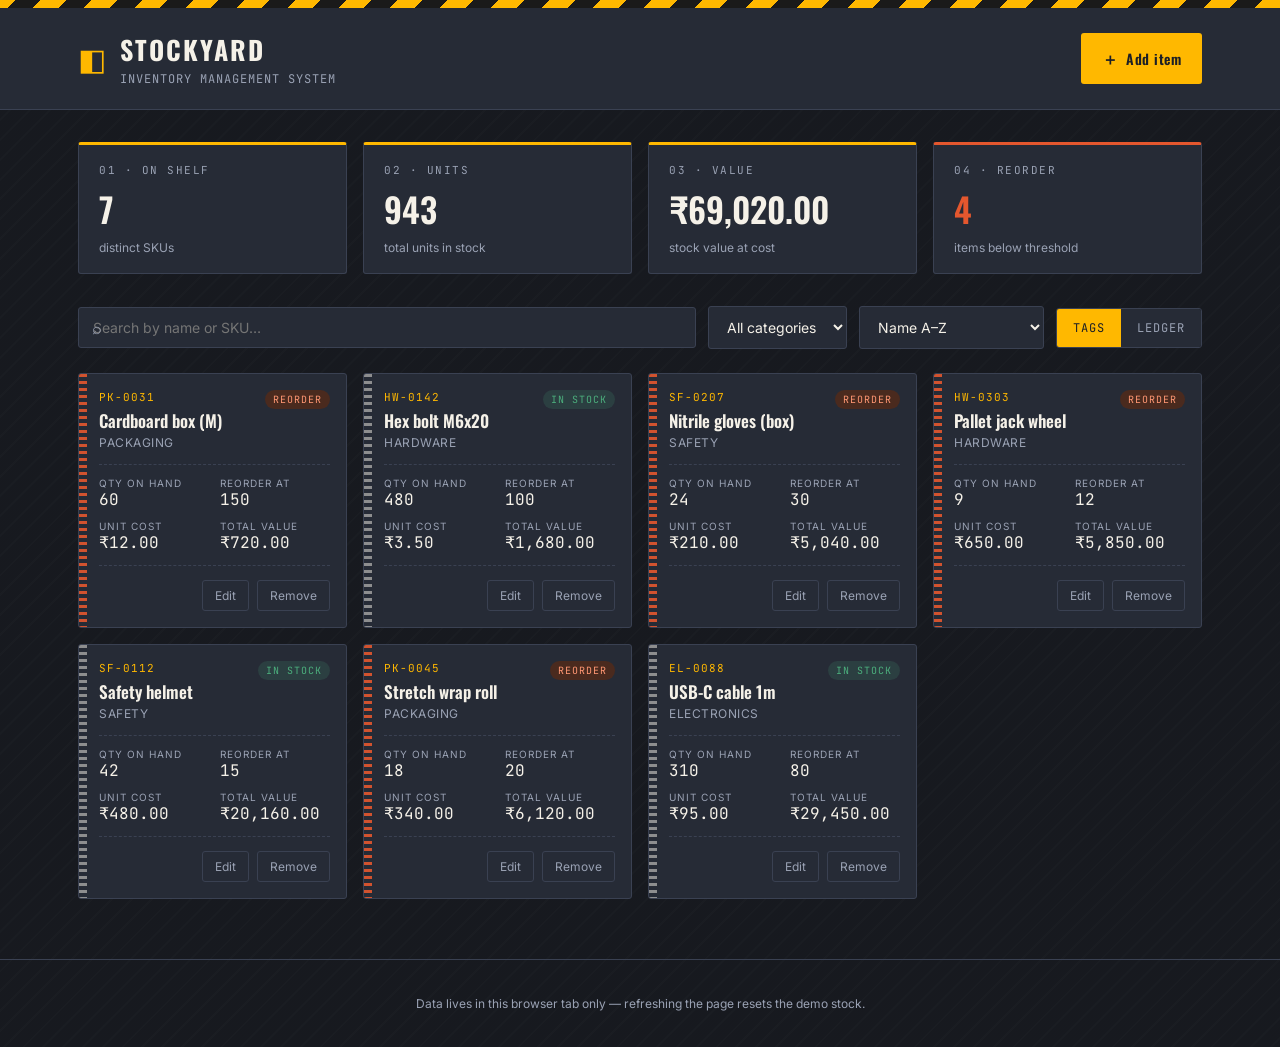
<file: INDEX.html>
<!DOCTYPE html>
<html lang="en">
<head>
<meta charset="UTF-8">
<meta name="viewport" content="width=device-width, initial-scale=1.0">
<title>StockYard — Inventory Management</title>
<link rel="stylesheet" href="style.css">
<link rel="preconnect" href="https://fonts.googleapis.com">
<link href="https://fonts.googleapis.com/css2?family=Oswald:wght@500;600;700&family=JetBrains+Mono:wght@400;500;700&family=Inter:wght@400;500;600&display=swap" rel="stylesheet">
</head>
<body>

<div class="floor-tape" aria-hidden="true"></div>

<header class="site-header">
  <div class="header-inner">
    <div class="brand">
      <span class="brand-mark">◧</span>
      <div class="brand-text">
        <h1>STOCKYARD</h1>
        <p>Inventory Management System</p>
      </div>
    </div>
    <button id="openAddBtn" class="btn btn-primary">
      <span class="plus">＋</span> Add item
    </button>
  </div>
</header>

<main class="wrap">

  <section class="stat-row" aria-label="Inventory summary">
    <div class="crate">
      <span class="crate-label">01 · ON SHELF</span>
      <span class="crate-value" id="statTotalItems">0</span>
      <span class="crate-sub">distinct SKUs</span>
    </div>
    <div class="crate">
      <span class="crate-label">02 · UNITS</span>
      <span class="crate-value" id="statTotalUnits">0</span>
      <span class="crate-sub">total units in stock</span>
    </div>
    <div class="crate">
      <span class="crate-label">03 · VALUE</span>
      <span class="crate-value" id="statTotalValue">₹0</span>
      <span class="crate-sub">stock value at cost</span>
    </div>
    <div class="crate crate-alert">
      <span class="crate-label">04 · REORDER</span>
      <span class="crate-value" id="statLowStock">0</span>
      <span class="crate-sub">items below threshold</span>
    </div>
  </section>

  <section class="toolbar">
    <div class="search-box">
      <span class="search-icon">⌕</span>
      <input type="text" id="searchInput" placeholder="Search by name or SKU…">
    </div>
    <select id="categoryFilter">
      <option value="">All categories</option>
    </select>
    <select id="sortSelect">
      <option value="name-asc">Name A–Z</option>
      <option value="name-desc">Name Z–A</option>
      <option value="qty-asc">Quantity: low to high</option>
      <option value="qty-desc">Quantity: high to low</option>
      <option value="value-desc">Value: high to low</option>
    </select>
    <div class="view-toggle" role="tablist" aria-label="View mode">
      <button class="toggle-btn active" data-view="grid" id="gridViewBtn">Tags</button>
      <button class="toggle-btn" data-view="table" id="tableViewBtn">Ledger</button>
    </div>
  </section>

  <section id="emptyState" class="empty-state" hidden>
    <p class="empty-title">THE SHELF IS BARE</p>
    <p class="empty-sub">No items match this search. Try another term, or add new stock.</p>
  </section>

  <section id="gridView" class="tag-grid"></section>

  <section id="tableView" class="ledger-wrap" hidden>
    <table class="ledger">
      <thead>
        <tr>
          <th>SKU</th>
          <th>Item</th>
          <th>Category</th>
          <th>Qty</th>
          <th>Reorder at</th>
          <th>Unit cost</th>
          <th>Value</th>
          <th>Status</th>
          <th></th>
        </tr>
      </thead>
      <tbody id="ledgerBody"></tbody>
    </table>
  </section>

</main>

<footer class="site-footer">
  <p>Data lives in this browser tab only — refreshing the page resets the demo stock.</p>
</footer>

<!-- Add / Edit modal -->
<div class="modal-backdrop" id="modalBackdrop" hidden>
  <div class="modal" role="dialog" aria-modal="true" aria-labelledby="modalTitle">
    <div class="modal-head">
      <h2 id="modalTitle">Add item</h2>
      <button class="modal-close" id="closeModalBtn" aria-label="Close">✕</button>
    </div>
    <form id="itemForm" class="modal-body">
      <input type="hidden" id="itemId">

      <label class="field">
        <span>Item name</span>
        <input type="text" id="fieldName" required placeholder="e.g. Hex bolt M6x20">
      </label>

      <div class="field-row">
        <label class="field">
          <span>SKU</span>
          <input type="text" id="fieldSku" required placeholder="e.g. HW-0142">
        </label>
        <label class="field">
          <span>Category</span>
          <input type="text" id="fieldCategory" required placeholder="e.g. Hardware" list="categoryList">
          <datalist id="categoryList"></datalist>
        </label>
      </div>

      <div class="field-row">
        <label class="field">
          <span>Quantity on hand</span>
          <input type="number" id="fieldQty" min="0" step="1" required placeholder="0">
        </label>
        <label class="field">
          <span>Reorder threshold</span>
          <input type="number" id="fieldReorder" min="0" step="1" required placeholder="0">
        </label>
      </div>

      <label class="field">
        <span>Unit cost (₹)</span>
        <input type="number" id="fieldCost" min="0" step="0.01" required placeholder="0.00">
      </label>

      <p class="form-error" id="formError" hidden></p>

      <div class="modal-actions">
        <button type="button" class="btn btn-ghost" id="cancelBtn">Cancel</button>
        <button type="submit" class="btn btn-primary" id="submitBtn">Add to shelf</button>
      </div>
    </form>
  </div>
</div>

<!-- Delete confirm -->
<div class="modal-backdrop" id="deleteBackdrop" hidden>
  <div class="modal modal-small" role="dialog" aria-modal="true" aria-labelledby="deleteTitle">
    <div class="modal-head">
      <h2 id="deleteTitle">Remove item?</h2>
    </div>
    <div class="modal-body">
      <p class="confirm-text">This pulls <strong id="deleteItemName"></strong> off the shelf for good. This can't be undone.</p>
      <div class="modal-actions">
        <button type="button" class="btn btn-ghost" id="cancelDeleteBtn">Cancel</button>
        <button type="button" class="btn btn-danger" id="confirmDeleteBtn">Remove item</button>
      </div>
    </div>
  </div>
</div>

<div class="toast" id="toast"></div>

<script src="script.js"></script>
</body>
</html>
</file>
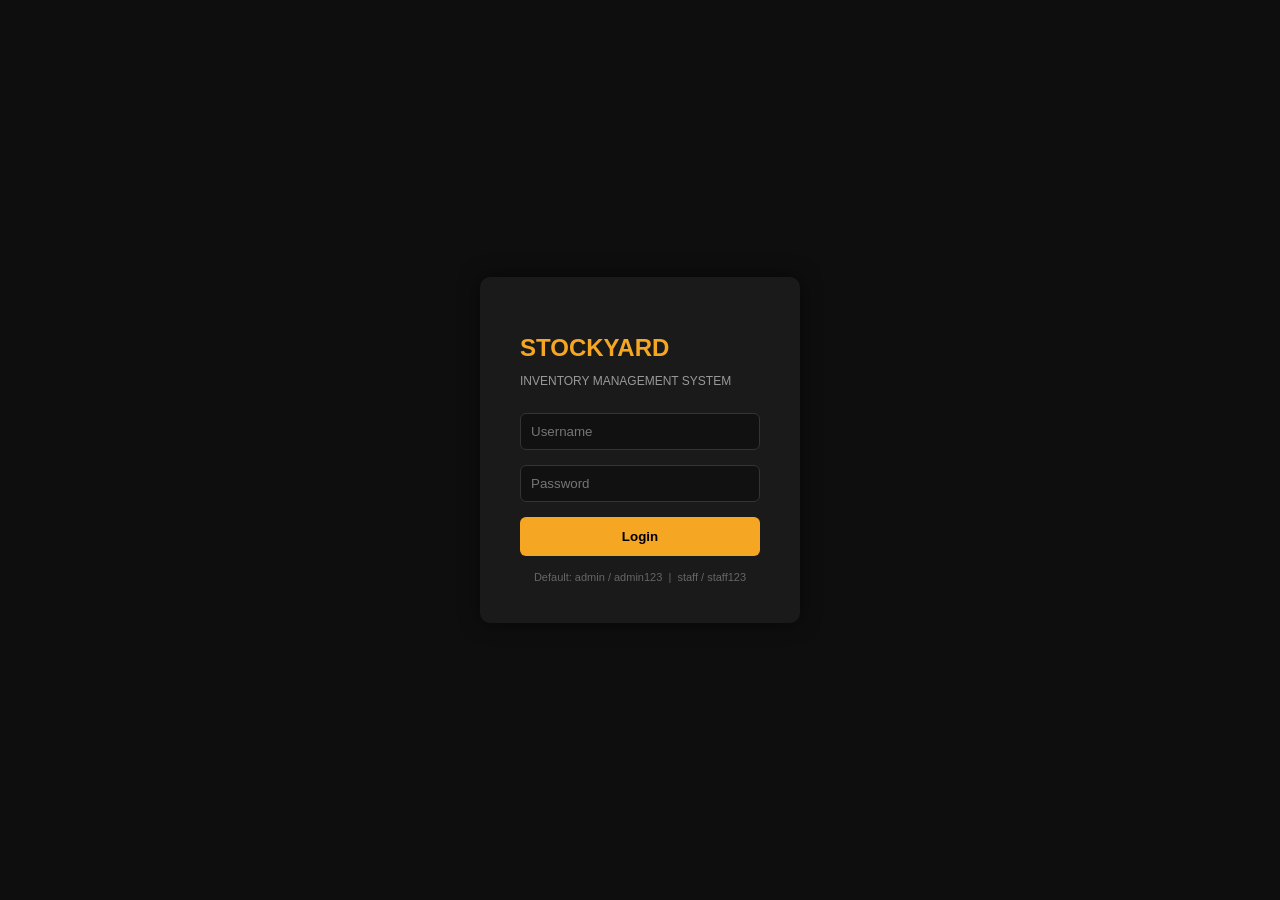
<file: login.html>
<!DOCTYPE html>
<html lang="en">
<head>
<meta charset="UTF-8" />
<meta name="viewport" content="width=device-width, initial-scale=1.0" />
<title>StockYard — Login</title>
<link rel="stylesheet" href="style.css" />
<style>
  body {
    display: flex;
    align-items: center;
    justify-content: center;
    height: 100vh;
    margin: 0;
    background: #0e0e0e;
    font-family: sans-serif;
  }
  .login-box {
    background: #1a1a1a;
    padding: 40px;
    border-radius: 10px;
    width: 320px;
    color: #fff;
    box-shadow: 0 0 20px rgba(0,0,0,0.5);
  }
  .login-box h1 {
    color: #f5a623;
    font-size: 24px;
    margin-bottom: 5px;
  }
  .login-box p {
    color: #999;
    font-size: 12px;
    margin-bottom: 25px;
  }
  .login-box input {
    width: 100%;
    padding: 10px;
    margin-bottom: 15px;
    border-radius: 6px;
    border: 1px solid #333;
    background: #111;
    color: #fff;
    box-sizing: border-box;
  }
  .login-box button {
    width: 100%;
    padding: 12px;
    background: #f5a623;
    border: none;
    border-radius: 6px;
    font-weight: bold;
    cursor: pointer;
  }
  .hint {
    margin-top: 15px;
    font-size: 11px;
    color: #666;
    text-align: center;
  }
</style>
</head>
<body>
  <div class="login-box">
    <h1>STOCKYARD</h1>
    <p>INVENTORY MANAGEMENT SYSTEM</p>
    <form id="loginForm">
      <input id="username" placeholder="Username" required />
      <input id="password" type="password" placeholder="Password" required />
      <button type="submit">Login</button>
    </form>
    <div class="hint">Default: admin / admin123 &nbsp;|&nbsp; staff / staff123</div>
  </div>

  <script src="auth.js"></script>
  <script>
    document.getElementById("loginForm").addEventListener("submit", function (e) {
      e.preventDefault();
      const res = login(username.value, password.value);
      if (res.ok) {
        window.location.href = "index.html";
      } else {
        alert(res.message);
      }
    });
  </script>
</body>
</html>
</file>
<file: style.css>
:root{
  --bg:            #1C1F26;
  --surface:       #262B36;
  --surface-2:     #2E3441;
  --line:          #3A4152;
  --text:          #F5F1E8;
  --text-muted:    #9AA2B4;
  --amber:         #FFB800;
  --amber-dim:     #8A6A16;
  --alert:         #E4572E;
  --alert-dim:     #4A2A1E;
  --good:          #4CAF7D;

  --font-display:  'Oswald', sans-serif;
  --font-mono:     'JetBrains Mono', monospace;
  --font-body:     'Inter', sans-serif;

  --radius: 3px;
}

*{ box-sizing: border-box; }

html, body{
  margin:0;
  padding:0;
  background: var(--bg);
  color: var(--text);
  font-family: var(--font-body);
  min-height: 100%;
}

body{
  background-image:
    linear-gradient(rgba(0,0,0,0.18), rgba(0,0,0,0.18)),
    repeating-linear-gradient(135deg, rgba(255,255,255,0.015) 0px, rgba(255,255,255,0.015) 2px, transparent 2px, transparent 14px);
}

@media (prefers-reduced-motion: reduce){
  *{ animation-duration: 0.001ms !important; transition-duration: 0.001ms !important; }
}

/* hazard tape strip along the very top */
.floor-tape{
  height: 8px;
  width: 100%;
  background: repeating-linear-gradient(-45deg, var(--amber) 0 18px, #1a1a1a 18px 36px);
}

/* ---------- header ---------- */
.site-header{
  border-bottom: 1px solid var(--line);
  background: var(--surface);
}
.header-inner{
  max-width: 1180px;
  margin: 0 auto;
  padding: 22px 28px;
  display: flex;
  align-items: center;
  justify-content: space-between;
  gap: 20px;
}
.brand{ display:flex; align-items:center; gap:14px; }
.brand-mark{
  font-size: 30px;
  color: var(--amber);
  line-height: 1;
}
.brand-text h1{
  font-family: var(--font-display);
  font-weight: 700;
  font-size: 26px;
  letter-spacing: 2px;
  margin: 0;
  color: var(--text);
}
.brand-text p{
  margin: 2px 0 0;
  font-family: var(--font-mono);
  font-size: 12px;
  letter-spacing: 1px;
  text-transform: uppercase;
  color: var(--text-muted);
}

/* ---------- buttons ---------- */
.btn{
  font-family: var(--font-display);
  font-weight: 600;
  letter-spacing: 0.5px;
  font-size: 14px;
  padding: 12px 20px;
  border-radius: var(--radius);
  border: 1px solid transparent;
  cursor: pointer;
  display: inline-flex;
  align-items: center;
  gap: 8px;
  transition: transform 0.12s ease, background 0.15s ease, border-color .15s ease;
}
.btn:active{ transform: translateY(1px); }
.btn-primary{
  background: var(--amber);
  color: #1C1F26;
}
.btn-primary:hover{ background: #ffc733; }
.btn-ghost{
  background: transparent;
  color: var(--text-muted);
  border-color: var(--line);
}
.btn-ghost:hover{ color: var(--text); border-color: var(--text-muted); }
.btn-danger{
  background: var(--alert);
  color: #FFF6F2;
}
.btn-danger:hover{ background: #f16a41; }
.plus{ font-size: 16px; }

/* ---------- layout ---------- */
.wrap{
  max-width: 1180px;
  margin: 0 auto;
  padding: 32px 28px 60px;
}

/* ---------- stat crates ---------- */
.stat-row{
  display: grid;
  grid-template-columns: repeat(4, 1fr);
  gap: 16px;
  margin-bottom: 32px;
}
.crate{
  background: var(--surface);
  border: 1px solid var(--line);
  border-top: 3px solid var(--amber);
  border-radius: var(--radius);
  padding: 18px 20px;
  display: flex;
  flex-direction: column;
  gap: 6px;
}
.crate-alert{ border-top-color: var(--alert); }
.crate-label{
  font-family: var(--font-mono);
  font-size: 11px;
  letter-spacing: 1.5px;
  color: var(--text-muted);
}
.crate-value{
  font-family: var(--font-display);
  font-size: 34px;
  font-weight: 600;
  color: var(--text);
}
.crate-alert .crate-value{ color: var(--alert); }
.crate-sub{
  font-size: 12px;
  color: var(--text-muted);
}

/* ---------- toolbar ---------- */
.toolbar{
  display: flex;
  gap: 12px;
  flex-wrap: wrap;
  margin-bottom: 24px;
  align-items: center;
}
.search-box{
  position: relative;
  flex: 1 1 260px;
}
.search-icon{
  position: absolute;
  left: 14px;
  top: 50%;
  transform: translateY(-50%);
  color: var(--text-muted);
  font-size: 16px;
}
.search-box input{
  width: 100%;
  padding: 11px 14px 11px 38px;
}
select, input[type="text"], input[type="number"]{
  background: var(--surface);
  border: 1px solid var(--line);
  color: var(--text);
  border-radius: var(--radius);
  font-family: var(--font-body);
  font-size: 14px;
  padding: 11px 14px;
}
select:focus, input:focus{
  outline: 2px solid var(--amber);
  outline-offset: 1px;
}
.view-toggle{
  display: flex;
  border: 1px solid var(--line);
  border-radius: var(--radius);
  overflow: hidden;
}
.toggle-btn{
  font-family: var(--font-mono);
  font-size: 12px;
  letter-spacing: 1px;
  text-transform: uppercase;
  background: var(--surface);
  color: var(--text-muted);
  border: none;
  padding: 11px 16px;
  cursor: pointer;
}
.toggle-btn.active{
  background: var(--amber);
  color: #1C1F26;
}

/* ---------- empty state ---------- */
.empty-state{
  border: 1px dashed var(--line);
  border-radius: var(--radius);
  padding: 60px 20px;
  text-align: center;
}
.empty-title{
  font-family: var(--font-display);
  font-size: 20px;
  letter-spacing: 2px;
  color: var(--text-muted);
  margin: 0 0 8px;
}
.empty-sub{
  color: var(--text-muted);
  font-size: 14px;
  margin: 0;
}

/* ---------- bin tags (grid view) ---------- */
.tag-grid{
  display: grid;
  grid-template-columns: repeat(auto-fill, minmax(260px, 1fr));
  gap: 16px;
}
.bin-tag{
  position: relative;
  background: var(--surface);
  border: 1px solid var(--line);
  border-radius: var(--radius);
  padding: 16px 16px 16px 20px;
  overflow: hidden;
}
.bin-tag::before{
  content: "";
  position: absolute;
  left: 0; top: 0; bottom: 0;
  width: 8px;
  background: repeating-linear-gradient(180deg, var(--text) 0 3px, transparent 3px 7px);
  opacity: 0.5;
}
.bin-tag.low::before{
  background: repeating-linear-gradient(180deg, var(--alert) 0 3px, transparent 3px 7px);
  opacity: 0.9;
}
.tag-top{
  display: flex;
  justify-content: space-between;
  align-items: flex-start;
  gap: 10px;
}
.tag-sku{
  font-family: var(--font-mono);
  font-size: 11px;
  color: var(--amber);
  letter-spacing: 1px;
}
.tag-name{
  font-family: var(--font-display);
  font-size: 17px;
  font-weight: 600;
  margin: 4px 0 2px;
  color: var(--text);
}
.tag-category{
  font-size: 12px;
  color: var(--text-muted);
  text-transform: uppercase;
  letter-spacing: 0.5px;
}
.tag-status{
  font-family: var(--font-mono);
  font-size: 10px;
  letter-spacing: 1px;
  text-transform: uppercase;
  padding: 3px 8px;
  border-radius: 20px;
  white-space: nowrap;
  height: fit-content;
}
.status-ok{ background: rgba(76,175,125,0.15); color: var(--good); }
.status-low{ background: var(--alert-dim); color: #ff9773; }

.tag-metrics{
  display: grid;
  grid-template-columns: 1fr 1fr;
  gap: 10px;
  margin: 14px 0;
  padding: 12px 0;
  border-top: 1px dashed var(--line);
  border-bottom: 1px dashed var(--line);
}
.metric-label{
  font-size: 10px;
  letter-spacing: 1px;
  text-transform: uppercase;
  color: var(--text-muted);
  display: block;
}
.metric-value{
  font-family: var(--font-mono);
  font-size: 16px;
  color: var(--text);
}
.tag-actions{
  display: flex;
  gap: 8px;
  justify-content: flex-end;
}
.icon-btn{
  background: transparent;
  border: 1px solid var(--line);
  color: var(--text-muted);
  border-radius: var(--radius);
  padding: 7px 12px;
  font-size: 12px;
  font-family: var(--font-body);
  cursor: pointer;
}
.icon-btn:hover{ color: var(--text); border-color: var(--text-muted); }
.icon-btn.danger:hover{ color: var(--alert); border-color: var(--alert); }

/* ---------- ledger (table view) ---------- */
.ledger-wrap{
  background: var(--surface);
  border: 1px solid var(--line);
  border-radius: var(--radius);
  overflow-x: auto;
}
.ledger{
  width: 100%;
  border-collapse: collapse;
  font-size: 14px;
}
.ledger th{
  text-align: left;
  font-family: var(--font-mono);
  font-size: 11px;
  letter-spacing: 1px;
  text-transform: uppercase;
  color: var(--text-muted);
  padding: 14px 16px;
  border-bottom: 1px solid var(--line);
  white-space: nowrap;
}
.ledger td{
  padding: 12px 16px;
  border-bottom: 1px solid var(--line);
  vertical-align: middle;
  white-space: nowrap;
}
.ledger tr:last-child td{ border-bottom: none; }
.ledger td.sku{ font-family: var(--font-mono); color: var(--amber); font-size: 13px; }
.ledger td.name{ font-weight: 500; }
.row-actions{ display:flex; gap:6px; }

/* ---------- modal ---------- */
.modal-backdrop{
  position: fixed;
  inset: 0;
  background: rgba(10,11,14,0.72);
  display: flex;
  align-items: center;
  justify-content: center;
  padding: 20px;
  z-index: 50;
}
.modal{
  background: var(--surface);
  border: 1px solid var(--line);
  border-top: 3px solid var(--amber);
  border-radius: var(--radius);
  width: 100%;
  max-width: 480px;
  max-height: 90vh;
  overflow-y: auto;
}
.modal-small{ max-width: 400px; }
.modal-head{
  display: flex;
  justify-content: space-between;
  align-items: center;
  padding: 20px 22px;
  border-bottom: 1px solid var(--line);
}
.modal-head h2{
  font-family: var(--font-display);
  font-size: 19px;
  letter-spacing: 1px;
  margin: 0;
}
.modal-close{
  background: transparent;
  border: none;
  color: var(--text-muted);
  font-size: 16px;
  cursor: pointer;
}
.modal-close:hover{ color: var(--text); }
.modal-body{ padding: 22px; }
.field{
  display: flex;
  flex-direction: column;
  gap: 6px;
  margin-bottom: 16px;
}
.field span{
  font-size: 12px;
  letter-spacing: 0.5px;
  text-transform: uppercase;
  color: var(--text-muted);
}
.field-row{
  display: grid;
  grid-template-columns: 1fr 1fr;
  gap: 12px;
}
.form-error{
  color: var(--alert);
  font-size: 13px;
  margin: -6px 0 14px;
}
.modal-actions{
  display: flex;
  justify-content: flex-end;
  gap: 10px;
  margin-top: 6px;
}
.confirm-text{
  color: var(--text-muted);
  font-size: 14px;
  line-height: 1.5;
}
.confirm-text strong{ color: var(--text); }

/* ---------- footer ---------- */
.site-footer{
  text-align: center;
  padding: 24px;
  color: var(--text-muted);
  font-size: 12px;
  border-top: 1px solid var(--line);
}

/* ---------- toast ---------- */
.toast{
  position: fixed;
  bottom: 24px;
  left: 50%;
  transform: translateX(-50%) translateY(20px);
  background: var(--surface-2);
  border: 1px solid var(--amber);
  color: var(--text);
  padding: 12px 20px;
  border-radius: var(--radius);
  font-family: var(--font-mono);
  font-size: 13px;
  opacity: 0;
  pointer-events: none;
  transition: opacity 0.2s ease, transform 0.2s ease;
  z-index: 100;
}
.toast.show{
  opacity: 1;
  transform: translateX(-50%) translateY(0);
}

/* ---------- responsive ---------- */
@media (max-width: 760px){
  .stat-row{ grid-template-columns: repeat(2, 1fr); }
  .field-row{ grid-template-columns: 1fr; }
  .header-inner{ flex-direction: column; align-items: flex-start; }
}
@media (max-width: 480px){
  .stat-row{ grid-template-columns: 1fr; }
}
</file>
